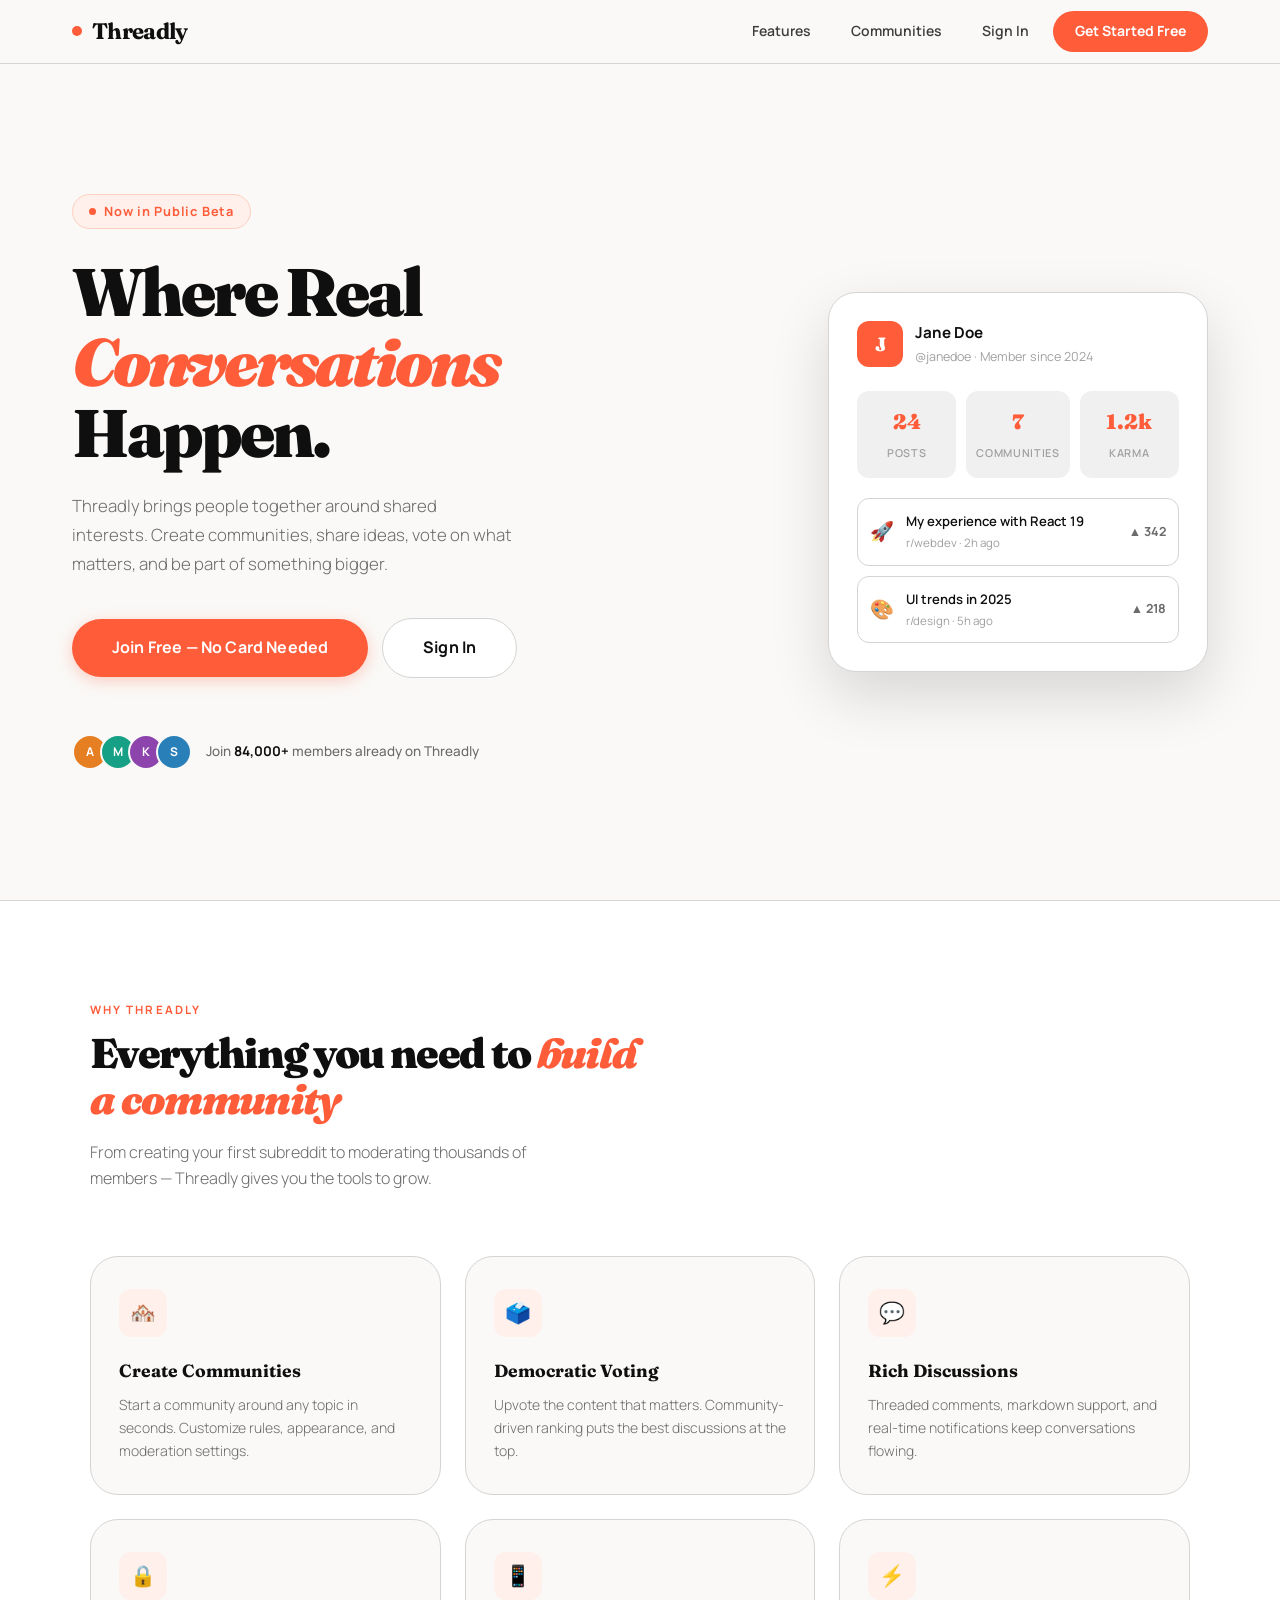
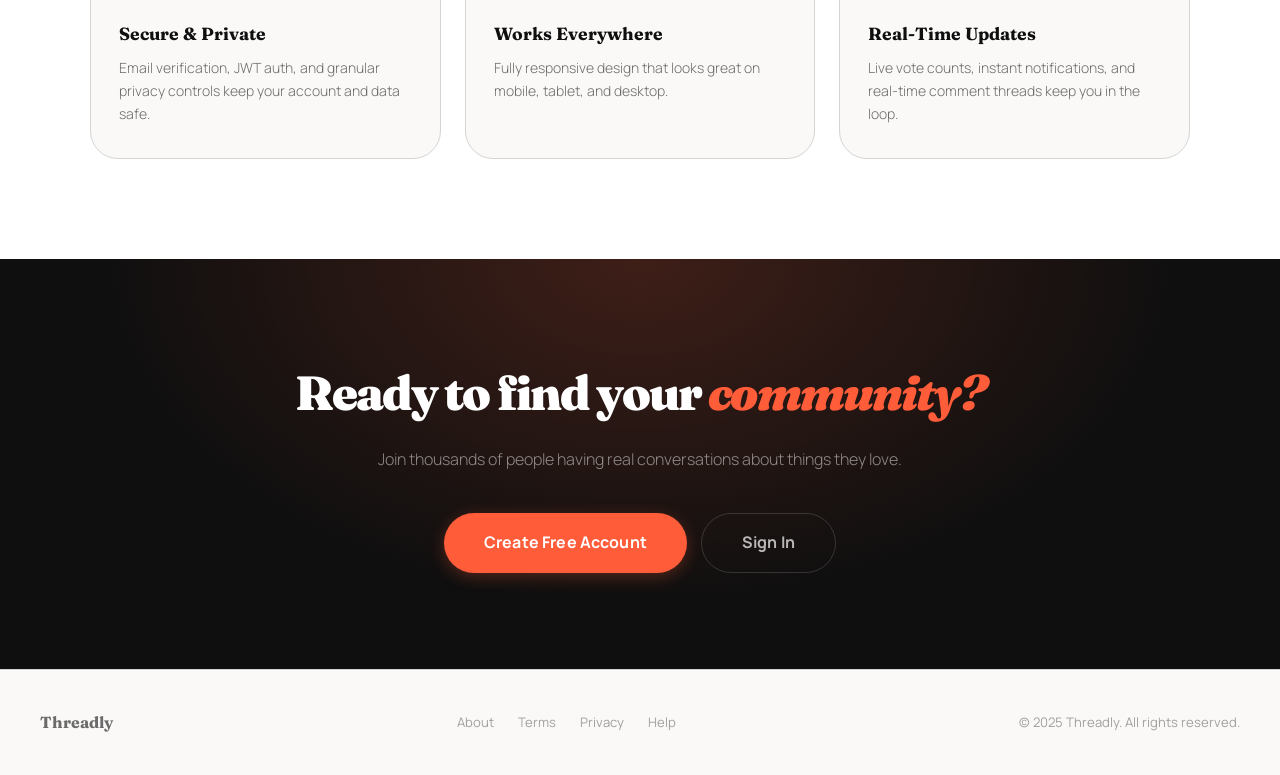
<file: index.html>
<!DOCTYPE html>
<html lang="en">
<head>
  <meta charset="UTF-8"/>
  <meta name="viewport" content="width=device-width, initial-scale=1.0"/>
  <title>Threadly – Find Your Community</title>
  <link rel="stylesheet" href="css/main.css"/>
  <style>
    /* ── LANDING PAGE STYLES ── */
    .hero {
      min-height: calc(100vh - 64px);
      display: flex; align-items: center;
      padding: 80px 32px;
      max-width: 1200px;
      margin: 0 auto;
      gap: 80px;
    }
    .hero-left  { flex: 1; }
    .hero-right { flex: 1; display: flex; justify-content: flex-end; }

    .hero-tag {
      display: inline-flex; align-items: center; gap: 8px;
      background: var(--coral-light); color: var(--coral);
      border: 1px solid var(--coral-mid);
      padding: 6px 16px; border-radius: var(--r-full);
      font-size: 0.8rem; font-weight: 700; letter-spacing: 0.06em;
      margin-bottom: 28px;
    }
    .hero-tag-dot { width: 7px; height: 7px; background: var(--coral); border-radius: 50%; }

    .hero-title {
      font-family: var(--font-head);
      font-size: 4.2rem; font-weight: 900;
      line-height: 1.05; letter-spacing: -0.045em;
      color: var(--black); margin-bottom: 24px;
    }
    .hero-title em { color: var(--coral); font-style: italic; }
    .hero-title span { display: block; }

    .hero-desc {
      font-size: 1.05rem; color: var(--grey-2);
      line-height: 1.7; max-width: 440px; margin-bottom: 40px; font-weight: 300;
    }

    .hero-cta { display: flex; align-items: center; gap: 14px; flex-wrap: wrap; margin-bottom: 56px; }

    .hero-social-proof { display: flex; align-items: center; gap: 14px; }
    .proof-avatars { display: flex; }
    .proof-avatar {
      width: 36px; height: 36px; border-radius: 50%;
      border: 2px solid var(--ivory);
      display: flex; align-items: center; justify-content: center;
      font-size: 0.75rem; font-weight: 700; color: white;
      margin-left: -8px;
    }
    .proof-avatar:first-child { margin-left: 0; }
    .proof-text { font-size: 0.84rem; color: var(--grey-2); font-weight: 500; }
    .proof-text strong { color: var(--black); }

    /* Hero visual card */
    .hero-card {
      background: var(--white);
      border: 1px solid var(--grey-4);
      border-radius: 28px;
      padding: 28px;
      width: 380px;
      box-shadow: var(--shadow-xl);
    }
    .hero-card-header { display: flex; align-items: center; gap: 12px; margin-bottom: 24px; }
    .hero-card-avatar {
      width: 46px; height: 46px; border-radius: var(--r-md);
      background: var(--coral); color: white;
      font-family: var(--font-head); font-size: 1.2rem; font-weight: 900;
      display: flex; align-items: center; justify-content: center;
    }
    .hero-card-name  { font-weight: 700; font-size: 0.95rem; }
    .hero-card-meta  { font-size: 0.78rem; color: var(--grey-3); margin-top: 2px; }
    .hero-card-stat-row { display: grid; grid-template-columns: repeat(3,1fr); gap: 10px; margin-bottom: 20px; }
    .hero-card-stat {
      background: var(--grey-5); border-radius: var(--r-md);
      padding: 14px 10px; text-align: center;
    }
    .hero-card-stat-n { font-family: var(--font-head); font-size: 1.3rem; font-weight: 900; color: var(--coral); display: block; }
    .hero-card-stat-l { font-size: 0.68rem; color: var(--grey-3); font-weight: 600; letter-spacing: 0.06em; text-transform: uppercase; }
    .hero-card-posts  { display: flex; flex-direction: column; gap: 10px; }
    .hero-card-post {
      display: flex; align-items: center; gap: 12px;
      padding: 12px; border: 1px solid var(--grey-4); border-radius: var(--r-md);
      cursor: pointer; transition: all 0.18s var(--ease);
    }
    .hero-card-post:hover { border-color: var(--coral-mid); background: var(--coral-light); }
    .hero-card-post-icon { font-size: 1.2rem; }
    .hero-card-post-title { font-size: 0.82rem; font-weight: 600; color: var(--black); }
    .hero-card-post-meta  { font-size: 0.72rem; color: var(--grey-3); margin-top: 2px; }
    .hero-card-post-votes { margin-left: auto; display: flex; align-items: center; gap: 4px; font-size: 0.78rem; font-weight: 700; color: var(--grey-2); }

    /* Feature section */
    .features { padding: 100px 32px; background: var(--white); border-top: 1px solid var(--grey-4); }
    .features-inner { max-width: 1100px; margin: 0 auto; }
    .section-eyebrow { font-size: 0.72rem; font-weight: 700; letter-spacing: 0.18em; color: var(--coral); text-transform: uppercase; margin-bottom: 12px; }
    .section-heading {
      font-family: var(--font-head); font-size: 2.6rem; font-weight: 900;
      color: var(--black); letter-spacing: -0.04em; margin-bottom: 16px; max-width: 560px; line-height: 1.1;
    }
    .section-heading em { color: var(--coral); font-style: italic; }
    .section-sub { color: var(--grey-2); font-size: 1rem; max-width: 500px; margin-bottom: 64px; line-height: 1.65; font-weight: 300; }
    .features-grid { display: grid; grid-template-columns: repeat(3,1fr); gap: 24px; }
    .feature-card {
      padding: 32px 28px; border: 1px solid var(--grey-4);
      border-radius: var(--r-xl); background: var(--ivory);
      transition: all 0.22s var(--ease);
    }
    .feature-card:hover { box-shadow: var(--shadow-md); transform: translateY(-3px); border-color: var(--grey-3); }
    .feature-icon {
      width: 48px; height: 48px; border-radius: var(--r-md);
      background: var(--coral-light); color: var(--coral);
      display: flex; align-items: center; justify-content: center;
      font-size: 1.3rem; margin-bottom: 20px;
    }
    .feature-title { font-family: var(--font-head); font-size: 1.1rem; font-weight: 700; color: var(--black); margin-bottom: 8px; }
    .feature-desc  { font-size: 0.875rem; color: var(--grey-2); line-height: 1.65; font-weight: 300; }

    /* CTA band */
    .cta-band {
      background: var(--black); padding: 96px 32px; text-align: center;
      position: relative; overflow: hidden;
    }
    .cta-band::before {
      content: ''; position: absolute; inset: 0;
      background: radial-gradient(ellipse at 50% 0%, rgba(255,92,58,0.2), transparent 60%);
      pointer-events: none;
    }
    .cta-band-title {
      font-family: var(--font-head); font-size: 3rem; font-weight: 900;
      color: white; letter-spacing: -0.04em; margin-bottom: 16px;
      position: relative; z-index: 1;
    }
    .cta-band-title em { color: var(--coral); font-style: italic; }
    .cta-band-sub {
      color: rgba(255,255,255,0.5); font-size: 1rem; margin-bottom: 40px;
      font-weight: 300; position: relative; z-index: 1;
    }
    .cta-band-btns { display: flex; gap: 14px; justify-content: center; position: relative; z-index: 1; }

    @media (max-width: 960px) {
      .hero { flex-direction: column; gap: 48px; padding: 60px 24px; }
      .hero-right { justify-content: center; }
      .hero-card  { width: 100%; max-width: 380px; }
      .hero-title { font-size: 3rem; }
      .features-grid { grid-template-columns: 1fr 1fr; }
    }
    @media (max-width: 640px) {
      .hero-title { font-size: 2.4rem; }
      .features-grid { grid-template-columns: 1fr; }
      .cta-band-title { font-size: 2rem; }
      .cta-band-btns  { flex-direction: column; align-items: center; }
    }
  </style>
</head>
<body>

<!-- NAV -->
<nav class="nav">
  <div class="nav-inner">
    <a href="index.html" class="nav-logo"><span class="nav-logo-dot"></span>Threadly</a>
    <div class="nav-links">
      <a href="#features" class="nav-link">Features</a>
      <a href="#communities" class="nav-link">Communities</a>
      <a href="login.html" class="nav-link">Sign In</a>
      <a href="register.html" class="nav-btn">Get Started Free</a>
    </div>
  </div>
</nav>

<div class="page-body">

  <!-- HERO -->
  <section>
    <div class="hero">
      <div class="hero-left">
        <div class="hero-tag"><span class="hero-tag-dot"></span> Now in Public Beta</div>
        <h1 class="hero-title">
          <span>Where Real</span>
          <span><em>Conversations</em></span>
          <span>Happen.</span>
        </h1>
        <p class="hero-desc">Threadly brings people together around shared interests. Create communities, share ideas, vote on what matters, and be part of something bigger.</p>
        <div class="hero-cta">
          <a href="register.html" class="btn btn-primary btn-lg">Join Free — No Card Needed</a>
          <a href="login.html"    class="btn btn-secondary btn-lg">Sign In</a>
        </div>
        <div class="hero-social-proof">
          <div class="proof-avatars">
            <div class="proof-avatar" style="background:#e67e22">A</div>
            <div class="proof-avatar" style="background:#16a085">M</div>
            <div class="proof-avatar" style="background:#8e44ad">K</div>
            <div class="proof-avatar" style="background:#2980b9">S</div>
          </div>
          <p class="proof-text">Join <strong>84,000+</strong> members already on Threadly</p>
        </div>
      </div>

      <div class="hero-right">
        <div class="hero-card">
          <div class="hero-card-header">
            <div class="hero-card-avatar">J</div>
            <div>
              <div class="hero-card-name">Jane Doe</div>
              <div class="hero-card-meta">@janedoe · Member since 2024</div>
            </div>
          </div>
          <div class="hero-card-stat-row">
            <div class="hero-card-stat"><span class="hero-card-stat-n">24</span><span class="hero-card-stat-l">Posts</span></div>
            <div class="hero-card-stat"><span class="hero-card-stat-n">7</span><span class="hero-card-stat-l">Communities</span></div>
            <div class="hero-card-stat"><span class="hero-card-stat-n">1.2k</span><span class="hero-card-stat-l">Karma</span></div>
          </div>
          <div class="hero-card-posts">
            <div class="hero-card-post">
              <span class="hero-card-post-icon">🚀</span>
              <div>
                <div class="hero-card-post-title">My experience with React 19</div>
                <div class="hero-card-post-meta">r/webdev · 2h ago</div>
              </div>
              <div class="hero-card-post-votes">▲ 342</div>
            </div>
            <div class="hero-card-post">
              <span class="hero-card-post-icon">🎨</span>
              <div>
                <div class="hero-card-post-title">UI trends in 2025</div>
                <div class="hero-card-post-meta">r/design · 5h ago</div>
              </div>
              <div class="hero-card-post-votes">▲ 218</div>
            </div>
          </div>
        </div>
      </div>
    </div>
  </section>

  <!-- FEATURES -->
  <section class="features" id="features">
    <div class="features-inner">
      <div class="section-eyebrow">Why Threadly</div>
      <h2 class="section-heading">Everything you need to <em>build a community</em></h2>
      <p class="section-sub">From creating your first subreddit to moderating thousands of members — Threadly gives you the tools to grow.</p>
      <div class="features-grid">
        <div class="feature-card">
          <div class="feature-icon">🏘️</div>
          <h3 class="feature-title">Create Communities</h3>
          <p class="feature-desc">Start a community around any topic in seconds. Customize rules, appearance, and moderation settings.</p>
        </div>
        <div class="feature-card">
          <div class="feature-icon">🗳️</div>
          <h3 class="feature-title">Democratic Voting</h3>
          <p class="feature-desc">Upvote the content that matters. Community-driven ranking puts the best discussions at the top.</p>
        </div>
        <div class="feature-card">
          <div class="feature-icon">💬</div>
          <h3 class="feature-title">Rich Discussions</h3>
          <p class="feature-desc">Threaded comments, markdown support, and real-time notifications keep conversations flowing.</p>
        </div>
        <div class="feature-card">
          <div class="feature-icon">🔒</div>
          <h3 class="feature-title">Secure & Private</h3>
          <p class="feature-desc">Email verification, JWT auth, and granular privacy controls keep your account and data safe.</p>
        </div>
        <div class="feature-card">
          <div class="feature-icon">📱</div>
          <h3 class="feature-title">Works Everywhere</h3>
          <p class="feature-desc">Fully responsive design that looks great on mobile, tablet, and desktop.</p>
        </div>
        <div class="feature-card">
          <div class="feature-icon">⚡</div>
          <h3 class="feature-title">Real-Time Updates</h3>
          <p class="feature-desc">Live vote counts, instant notifications, and real-time comment threads keep you in the loop.</p>
        </div>
      </div>
    </div>
  </section>

  <!-- CTA BAND -->
  <section class="cta-band">
    <h2 class="cta-band-title">Ready to find your <em>community?</em></h2>
    <p class="cta-band-sub">Join thousands of people having real conversations about things they love.</p>
    <div class="cta-band-btns">
      <a href="register.html" class="btn btn-primary btn-lg">Create Free Account</a>
      <a href="login.html"    class="btn btn-ghost btn-lg" style="color:rgba(255,255,255,0.7);border-color:rgba(255,255,255,0.15)">Sign In</a>
    </div>
  </section>

  <!-- FOOTER -->
  <footer class="footer">
    <div class="footer-inner">
      <span class="footer-logo">Threadly</span>
      <div class="footer-links">
        <a href="#">About</a>
        <a href="#">Terms</a>
        <a href="#">Privacy</a>
        <a href="#">Help</a>
      </div>
      <span>&copy; 2025 Threadly. All rights reserved.</span>
    </div>
  </footer>

</div>
<div class="toast-stack" id="toast-stack"></div>
<script src="js/storage.js"></script>
</body>
</html>
</file>
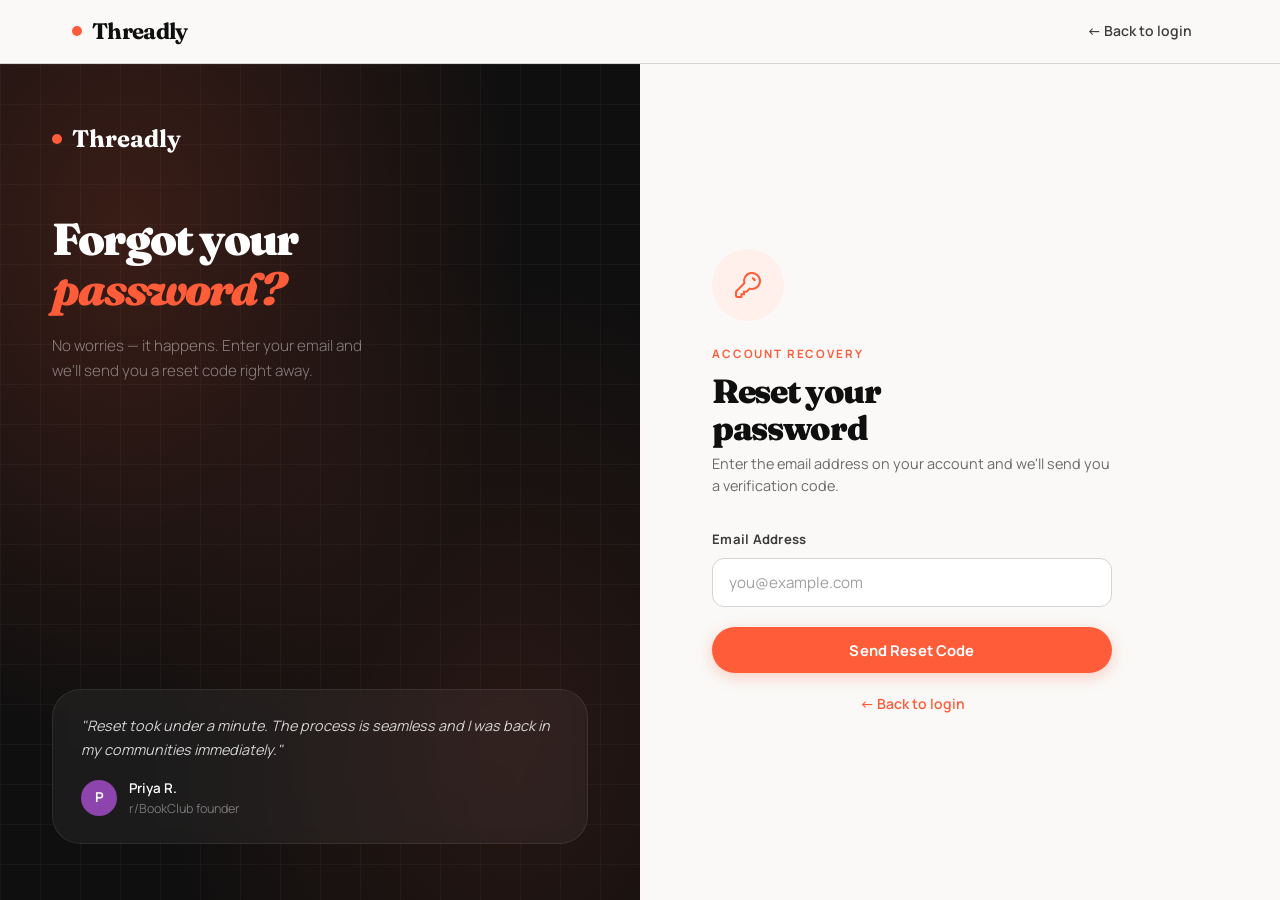
<file: forgot-password.html>
<!DOCTYPE html>
<html lang="en">
<head>
  <meta charset="UTF-8"/>
  <meta name="viewport" content="width=device-width, initial-scale=1.0"/>
  <title>Forgot Password – Threadly</title>
  <link rel="stylesheet" href="css/main.css"/>
  <link rel="stylesheet" href="css/auth.css"/>
</head>
<body>
<nav class="nav">
  <div class="nav-inner">
    <a href="index.html" class="nav-logo"><span class="nav-logo-dot"></span>Threadly</a>
    <div class="nav-links">
      <a href="login.html" class="nav-link">← Back to login</a>
    </div>
  </div>
</nav>

<div class="page-body">
<div class="auth-page">

  <div class="auth-panel-left">
    <div class="deco-grid"></div>
    <div class="auth-left-top">
      <div class="auth-left-logo"><span class="dot"></span>Threadly</div>
      <h2 class="auth-left-headline">Forgot your<br/><em>password?</em></h2>
      <p class="auth-left-sub">No worries — it happens. Enter your email and we'll send you a reset code right away.</p>
    </div>
    <div class="auth-left-bottom">
      <div class="auth-testimonial">
        <p class="auth-testimonial-text">"Reset took under a minute. The process is seamless and I was back in my communities immediately."</p>
        <div class="auth-testimonial-author">
          <div class="auth-testimonial-avatar" style="background:#8e44ad">P</div>
          <div>
            <div class="auth-testimonial-name">Priya R.</div>
            <div class="auth-testimonial-role">r/BookClub founder</div>
          </div>
        </div>
      </div>
    </div>
  </div>

  <div class="auth-panel-right">
    <div class="auth-form-wrap">
      <div class="otp-icon">
        <svg viewBox="0 0 24 24" fill="none" stroke="currentColor" stroke-width="1.5" width="32" height="32">
          <path d="M15 7a2 2 0 012 2m4 0a6 6 0 01-7.743 5.743L11 17H9v2H7v2H4a1 1 0 01-1-1v-2.586a1 1 0 01.293-.707l5.964-5.964A6 6 0 1121 9z"/>
        </svg>
      </div>

      <p class="auth-eyebrow">Account Recovery</p>
      <h1 class="auth-title">Reset your<br/>password</h1>
      <p class="auth-sub">Enter the email address on your account and we'll send you a verification code.</p>

      <div class="field">
        <label class="field-label" for="email">Email Address</label>
        <input class="field-input" type="email" id="email" placeholder="you@example.com" autocomplete="email"/>
        <span class="field-error" id="email-err"></span>
      </div>

      <button class="btn btn-primary btn-full" id="forgot-btn" type="button" onclick="doForgot()">
        <span class="lbl">Send Reset Code</span>
        <span class="spin btn-spinner hidden"></span>
      </button>

      <p class="auth-switch"><a href="login.html">← Back to login</a></p>
    </div>
  </div>

</div>
</div>

<div class="toast-stack" id="toast-stack"></div>
<script src="js/storage.js"></script>
<script>
  async function doForgot() {
    var email = (document.getElementById('email').value||'').trim();
    clearFEs('email-err');
    if (!validEmail(email)) { setFE('email-err','Enter a valid email address'); return; }

    setBusy('forgot-btn',true);
    try {
      if (USE_BACKEND) {
        await apiPost('/api/auth/forgot-password',{email});
        Store.saveReset({email});
      } else {
        await wait(500);
        var users = Store.getUsers();
        if (!users[email]) { setFE('email-err','No account found with this email'); return; }
        var otp = genOTP();
        Store.saveReset({email, otp});
        showToast('Reset code generated!','success');
      }
      window.location.href = 'reset-password.html';
    } catch(err) {
      setFE('email-err', err.message);
    } finally {
      setBusy('forgot-btn',false);
    }
  }

  document.addEventListener('DOMContentLoaded',function(){
    document.getElementById('email').addEventListener('keydown',function(e){ if(e.key==='Enter') doForgot(); });
  });
</script>
</body>
</html>
</file>
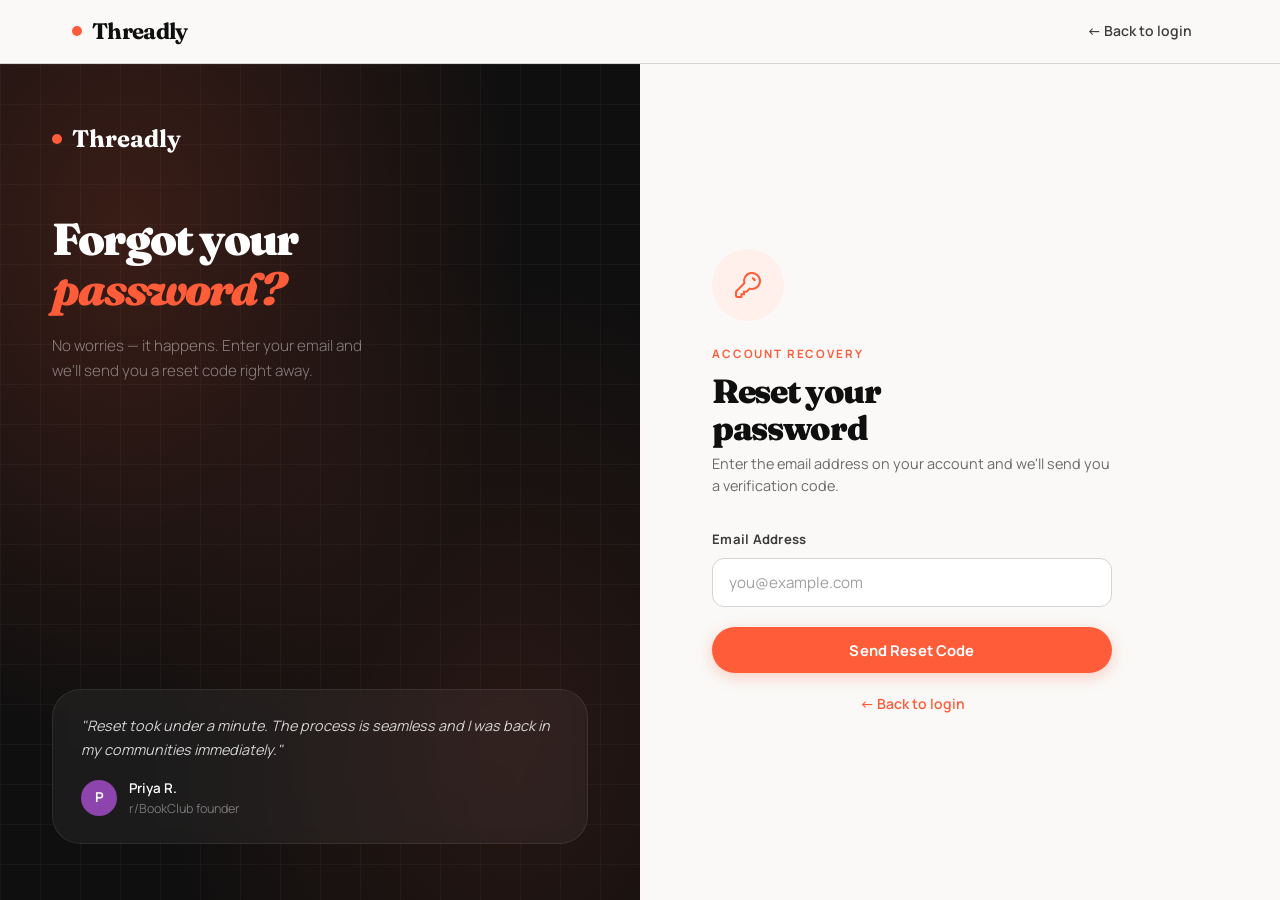
<file: reset-password.html>
<!DOCTYPE html>
<html lang="en">
<head>
  <meta charset="UTF-8"/>
  <meta name="viewport" content="width=device-width, initial-scale=1.0"/>
  <title>Reset Password – Threadly</title>
  <link rel="stylesheet" href="css/main.css"/>
  <link rel="stylesheet" href="css/auth.css"/>
</head>
<body>
<nav class="nav">
  <div class="nav-inner">
    <a href="index.html" class="nav-logo"><span class="nav-logo-dot"></span>Threadly</a>
    <div class="nav-links">
      <a href="forgot-password.html" class="nav-link">&#8592; Back</a>
    </div>
  </div>
</nav>

<div class="page-body">
<div class="auth-page">

  <div class="auth-panel-left">
    <div class="deco-grid"></div>
    <div class="auth-left-top">
      <div class="auth-left-logo"><span class="dot"></span>Threadly</div>
      <h2 class="auth-left-headline">Set a new<br/><em>password.</em></h2>
      <p class="auth-left-sub">Enter the code from your email, then choose a strong new password for your account.</p>
    </div>
    <div class="auth-left-bottom">
      <div class="auth-testimonial">
        <p class="auth-testimonial-text">"Security is clearly a priority here. The reset flow is fast and I felt my account was safe the whole time."</p>
        <div class="auth-testimonial-author">
          <div class="auth-testimonial-avatar" style="background:#e67e22">K</div>
          <div>
            <div class="auth-testimonial-name">Kiran D.</div>
            <div class="auth-testimonial-role">r/CyberSec contributor</div>
          </div>
        </div>
      </div>
    </div>
  </div>

  <div class="auth-panel-right">
    <div class="auth-form-wrap">
      <div class="otp-icon">
        <svg viewBox="0 0 24 24" fill="none" stroke="currentColor" stroke-width="1.5" width="32" height="32">
          <rect x="3" y="11" width="18" height="11" rx="2" ry="2"/>
          <path d="M7 11V7a5 5 0 0110 0v4"/>
        </svg>
      </div>

      <p class="auth-eyebrow">Password Reset</p>
      <h1 class="auth-title">Enter code &amp;<br/>new password</h1>
      <p class="otp-hint">Code sent to <strong id="email-display">your email</strong></p>

      <div class="demo-pill" id="demo-pill">
        <span class="demo-dot"></span>
        Demo mode &mdash; your code is: <strong id="demo-code">------</strong>
      </div>

      <div class="otp-row" style="margin-bottom:20px">
        <input type="text" inputmode="numeric" maxlength="1" class="otp-cell" id="r0" autocomplete="off"/>
        <input type="text" inputmode="numeric" maxlength="1" class="otp-cell" id="r1" autocomplete="off"/>
        <input type="text" inputmode="numeric" maxlength="1" class="otp-cell" id="r2" autocomplete="off"/>
        <span class="otp-dash">&#8211;</span>
        <input type="text" inputmode="numeric" maxlength="1" class="otp-cell" id="r3" autocomplete="off"/>
        <input type="text" inputmode="numeric" maxlength="1" class="otp-cell" id="r4" autocomplete="off"/>
        <input type="text" inputmode="numeric" maxlength="1" class="otp-cell" id="r5" autocomplete="off"/>
      </div>
      <span class="field-error" id="otp-err" style="text-align:center;display:block;margin-bottom:12px"></span>

      <div class="field">
        <label class="field-label" for="pw">New Password</label>
        <div class="input-wrap">
          <input class="field-input" type="password" id="pw" placeholder="Min 8 characters" autocomplete="new-password"/>
          <button class="input-eye" type="button" onclick="togglePw('pw',this)">
            <svg viewBox="0 0 24 24" fill="none" stroke="currentColor" stroke-width="2" width="18" height="18"><path d="M1 12s4-8 11-8 11 8 11 8-4 8-11 8-11-8-11-8z"/><circle cx="12" cy="12" r="3"/></svg>
          </button>
        </div>
        <div class="pw-track"><div class="pw-fill" id="pw-bar"></div></div>
        <span class="pw-label" id="pw-lbl"></span>
        <span class="field-error" id="pw-err"></span>
      </div>

      <div class="field">
        <label class="field-label" for="cpw">Confirm New Password</label>
        <div class="input-wrap">
          <input class="field-input" type="password" id="cpw" placeholder="Repeat password" autocomplete="new-password"/>
          <button class="input-eye" type="button" onclick="togglePw('cpw',this)">
            <svg viewBox="0 0 24 24" fill="none" stroke="currentColor" stroke-width="2" width="18" height="18"><path d="M1 12s4-8 11-8 11 8 11 8-4 8-11 8-11-8-11-8z"/><circle cx="12" cy="12" r="3"/></svg>
          </button>
        </div>
        <span class="field-error" id="cpw-err"></span>
      </div>

      <button class="btn btn-primary btn-full" id="reset-btn" type="button" onclick="doReset()">
        <span class="lbl">Reset Password</span>
        <span class="spin btn-spinner hidden"></span>
      </button>

      <p class="auth-switch"><a href="forgot-password.html">&#8592; Back</a></p>
    </div>
  </div>

</div>
</div>

<div class="toast-stack" id="toast-stack"></div>
<script src="js/storage.js"></script>
<script>
  var OTP_IDS = ['r0','r1','r2','r3','r4','r5'];

  document.addEventListener('DOMContentLoaded', function() {
    var r = Store.getReset();
    if (!r) { window.location.href = 'forgot-password.html'; return; }
    document.getElementById('email-display').textContent = r.email;
    if (!USE_BACKEND && r.otp) {
      document.getElementById('demo-code').textContent   = r.otp;
      document.getElementById('demo-pill').style.display = 'flex';
    }
    setupOTP(OTP_IDS);
    initPwStrength('pw', 'pw-bar', 'pw-lbl');
    document.getElementById('r0').focus();
  });

  async function doReset() {
    var otp = getOTPValue(OTP_IDS);
    var pw  = document.getElementById('pw').value  || '';
    var cpw = document.getElementById('cpw').value || '';
    clearFEs('otp-err', 'pw-err', 'cpw-err');

    var ok = true;
    if (otp.length < 6) { setFE('otp-err', 'Enter all 6 digits');     ok = false; }
    if (pw.length < 8)  { setFE('pw-err',  'Min 8 characters');        ok = false; }
    if (pw !== cpw)      { setFE('cpw-err', 'Passwords do not match'); ok = false; }
    if (!ok) return;

    setBusy('reset-btn', true);
    try {
      if (USE_BACKEND) {
        var r = Store.getReset();
        await apiPost('/api/auth/reset-password', { email: r.email, otp: otp, newPassword: pw });
        Store.clearReset();
      } else {
        await wait(500);
        var r = Store.getReset();
        if (!r)            { setFE('otp-err', 'Session expired — try again'); return; }
        if (otp !== r.otp) { setFE('otp-err', 'Incorrect code');              return; }
        var users = Store.getUsers();
        if (!users[r.email]) { setFE('otp-err', 'Account not found'); return; }
        users[r.email].pwh = hashPw(pw);
        Store.saveUsers(users);
        Store.clearReset();
      }
      showToast('Password reset! Please sign in.', 'success');
      setTimeout(function() { window.location.href = 'login.html'; }, 1000);
    } catch(err) {
      setFE('otp-err', err.message);
    } finally {
      setBusy('reset-btn', false);
    }
  }
</script>
</body>
</html>
</file>
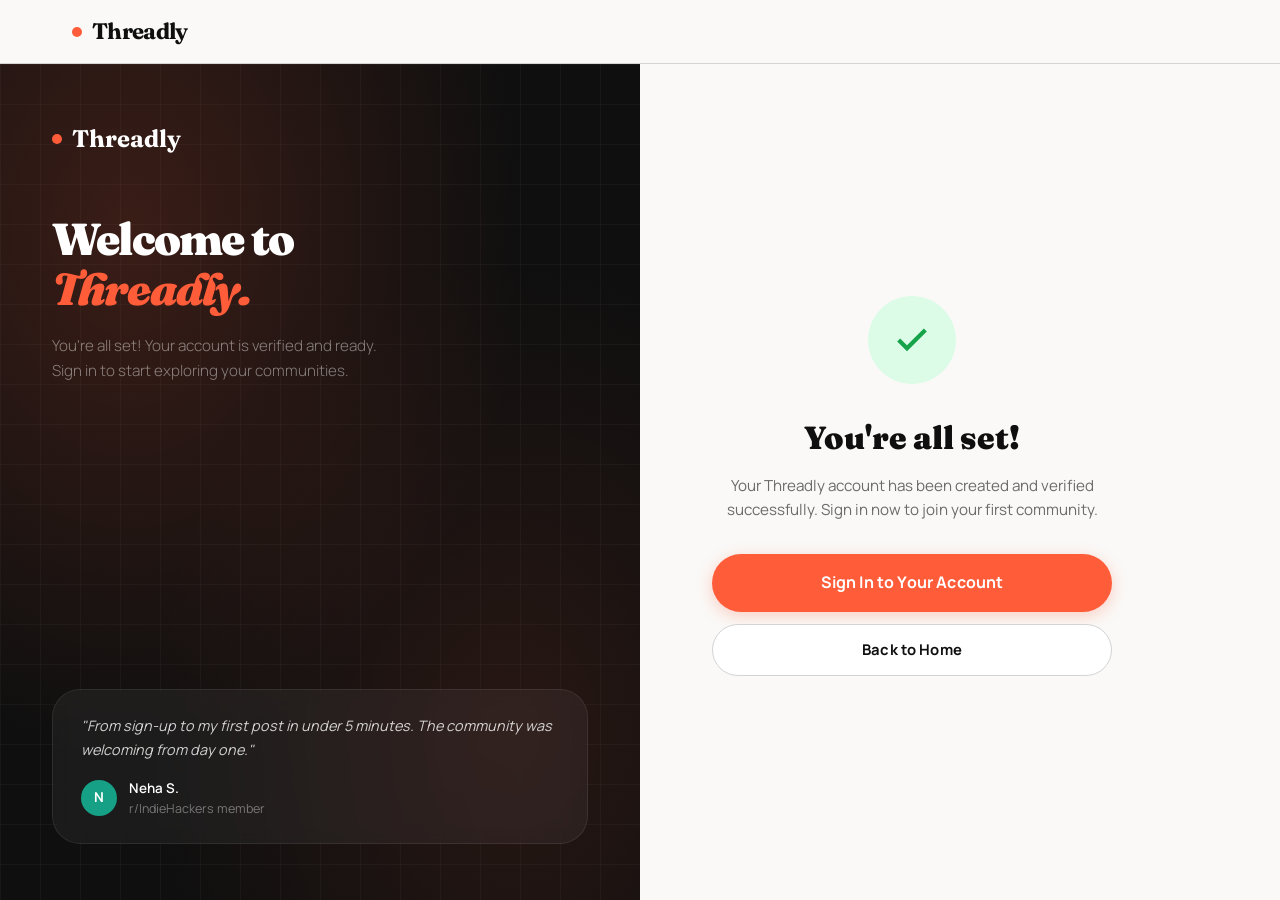
<file: success.html>
<!DOCTYPE html>
<html lang="en">
<head>
  <meta charset="UTF-8"/>
  <meta name="viewport" content="width=device-width, initial-scale=1.0"/>
  <title>Account Created – Threadly</title>
  <link rel="stylesheet" href="css/main.css"/>
  <link rel="stylesheet" href="css/auth.css"/>
</head>
<body>
<nav class="nav">
  <div class="nav-inner">
    <a href="index.html" class="nav-logo"><span class="nav-logo-dot"></span>Threadly</a>
  </div>
</nav>

<div class="page-body">
<div class="auth-page">

  <div class="auth-panel-left">
    <div class="deco-grid"></div>
    <div class="auth-left-top">
      <div class="auth-left-logo"><span class="dot"></span>Threadly</div>
      <h2 class="auth-left-headline">Welcome to<br/><em>Threadly.</em></h2>
      <p class="auth-left-sub">You're all set! Your account is verified and ready. Sign in to start exploring your communities.</p>
    </div>
    <div class="auth-left-bottom">
      <div class="auth-testimonial">
        <p class="auth-testimonial-text">"From sign-up to my first post in under 5 minutes. The community was welcoming from day one."</p>
        <div class="auth-testimonial-author">
          <div class="auth-testimonial-avatar" style="background:#16a085">N</div>
          <div>
            <div class="auth-testimonial-name">Neha S.</div>
            <div class="auth-testimonial-role">r/IndieHackers member</div>
          </div>
        </div>
      </div>
    </div>
  </div>

  <div class="auth-panel-right">
    <div class="auth-form-wrap">
      <div class="success-card">
        <div class="success-icon">
          <svg viewBox="0 0 24 24" fill="none" stroke="currentColor" stroke-width="2.5" width="40" height="40">
            <polyline points="20 6 9 17 4 12"/>
          </svg>
        </div>
        <h1 class="success-title">You're all set!</h1>
        <p class="success-msg">Your Threadly account has been created and verified successfully. Sign in now to join your first community.</p>

        <div style="display:flex;flex-direction:column;gap:12px;width:100%">
          <a href="login.html" class="btn btn-primary btn-full btn-lg">Sign In to Your Account</a>
          <a href="index.html" class="btn btn-secondary btn-full">Back to Home</a>
        </div>
      </div>
    </div>
  </div>

</div>
</div>

<div class="toast-stack" id="toast-stack"></div>
<script src="js/storage.js"></script>
</body>
</html>
</file>
<file: css/main.css>
/* ═══════════════════════════════════════════
   THREADLY — main.css  (shared across all pages)
   Aesthetic: Clean Editorial · Coral + Ivory
   Fonts: Clash Display + Satoshi
   ═══════════════════════════════════════════ */

@import url('https://fonts.googleapis.com/css2?family=Manrope:wght@300;400;500;600;700;800&family=Fraunces:ital,wght@0,700;0,900;1,700&display=swap');

:root {
  --coral:       #ff5c3a;
  --coral-dark:  #d94520;
  --coral-light: #fff0ec;
  --coral-mid:   #ffcfbf;
  --black:       #0f0f0f;
  --ink:         #1a1a2e;
  --grey-1:      #3d3d3d;
  --grey-2:      #6b6b6b;
  --grey-3:      #a0a0a0;
  --grey-4:      #d4d4d4;
  --grey-5:      #f0f0f0;
  --white:       #ffffff;
  --ivory:       #faf9f7;
  --success:     #16a34a;
  --error:       #dc2626;
  --warn-bg:     #fffbeb;
  --warn-border: #fde68a;
  --warn-text:   #92400e;

  --font-head: 'Fraunces', Georgia, serif;
  --font-body: 'Manrope', sans-serif;

  --shadow-sm: 0 1px 3px rgba(0,0,0,0.08);
  --shadow-md: 0 4px 16px rgba(0,0,0,0.10);
  --shadow-lg: 0 12px 40px rgba(0,0,0,0.12);
  --shadow-xl: 0 24px 60px rgba(0,0,0,0.14);

  --ease: cubic-bezier(0.4,0,0.2,1);
  --spring: cubic-bezier(0.34,1.56,0.64,1);

  --r-sm:   6px;
  --r-md:   12px;
  --r-lg:   18px;
  --r-xl:   28px;
  --r-full: 9999px;
}

/* ── RESET ─────────────────────────────────── */
*, *::before, *::after { box-sizing: border-box; margin: 0; padding: 0; }
html { font-size: 16px; scroll-behavior: smooth; }
body {
  font-family: var(--font-body);
  background: var(--ivory);
  color: var(--black);
  -webkit-font-smoothing: antialiased;
  min-height: 100vh;
  line-height: 1.6;
}
a    { color: inherit; text-decoration: none; }
img  { max-width: 100%; display: block; }
button { font-family: var(--font-body); cursor: pointer; }
input, textarea, select { font-family: var(--font-body); }

/* ── GLOBAL NAV ─────────────────────────────── */
.nav {
  position: fixed;
  top: 0; left: 0; right: 0;
  z-index: 100;
  background: rgba(250,249,247,0.88);
  backdrop-filter: blur(14px);
  border-bottom: 1px solid var(--grey-4);
  height: 64px;
  display: flex;
  align-items: center;
}
.nav-inner {
  width: 100%;
  max-width: 1200px;
  margin: 0 auto;
  padding: 0 32px;
  display: flex;
  align-items: center;
  justify-content: space-between;
}
.nav-logo {
  display: flex;
  align-items: center;
  gap: 10px;
  font-family: var(--font-head);
  font-size: 1.4rem;
  font-weight: 700;
  color: var(--black);
  letter-spacing: -0.03em;
}
.nav-logo-dot {
  width: 10px; height: 10px;
  background: var(--coral);
  border-radius: 50%;
  flex-shrink: 0;
}
.nav-links { display: flex; align-items: center; gap: 8px; }
.nav-link {
  padding: 8px 16px;
  font-size: 0.875rem;
  font-weight: 600;
  color: var(--grey-1);
  border-radius: var(--r-full);
  transition: all 0.2s var(--ease);
  border: none;
  background: none;
  text-decoration: none;
  display: inline-block;
}
.nav-link:hover { color: var(--black); background: var(--grey-5); }
.nav-link.active { color: var(--coral); }
.nav-btn {
  padding: 9px 22px;
  background: var(--coral);
  color: var(--white);
  border: none;
  border-radius: var(--r-full);
  font-size: 0.875rem;
  font-weight: 700;
  transition: all 0.2s var(--ease);
  text-decoration: none;
  display: inline-block;
}
.nav-btn:hover { background: var(--coral-dark); transform: translateY(-1px); box-shadow: 0 4px 14px rgba(255,92,58,0.35); }

/* ── PAGE WRAPPER (with nav offset) ──────────── */
.page-body { padding-top: 64px; }

/* ── FOOTER ─────────────────────────────────── */
.footer {
  border-top: 1px solid var(--grey-4);
  padding: 40px 32px;
  text-align: center;
  color: var(--grey-3);
  font-size: 0.82rem;
}
.footer-inner {
  max-width: 1200px;
  margin: 0 auto;
  display: flex;
  align-items: center;
  justify-content: space-between;
  flex-wrap: wrap;
  gap: 12px;
}
.footer-logo { font-family: var(--font-head); font-weight: 700; color: var(--grey-2); font-size: 1rem; }
.footer-links { display: flex; gap: 24px; }
.footer-links a { color: var(--grey-3); font-size: 0.82rem; transition: color 0.2s; }
.footer-links a:hover { color: var(--coral); }

/* ── BUTTONS ─────────────────────────────────── */
.btn {
  display: inline-flex;
  align-items: center;
  justify-content: center;
  gap: 8px;
  padding: 13px 28px;
  font-size: 0.925rem;
  font-weight: 700;
  border-radius: var(--r-full);
  border: none;
  transition: all 0.22s var(--ease);
  cursor: pointer;
  text-decoration: none;
  letter-spacing: 0.01em;
  white-space: nowrap;
}
.btn-primary {
  background: var(--coral);
  color: var(--white);
  box-shadow: 0 4px 16px rgba(255,92,58,0.28);
}
.btn-primary:hover { background: var(--coral-dark); transform: translateY(-2px); box-shadow: 0 8px 28px rgba(255,92,58,0.38); }
.btn-primary:active { transform: translateY(0); }
.btn-secondary {
  background: var(--white);
  color: var(--black);
  border: 1.5px solid var(--grey-4);
}
.btn-secondary:hover { border-color: var(--black); background: var(--grey-5); }
.btn-ghost {
  background: transparent;
  color: var(--grey-1);
  border: 1.5px solid var(--grey-4);
}
.btn-ghost:hover { background: var(--grey-5); border-color: var(--grey-3); }
.btn-full { width: 100%; }
.btn-sm   { padding: 9px 20px; font-size: 0.83rem; }
.btn-lg   { padding: 16px 40px; font-size: 1rem; }
.btn:disabled { opacity: 0.55; cursor: not-allowed; transform: none !important; box-shadow: none !important; }

/* Spinner inside button */
.btn-spinner {
  display: inline-block;
  width: 16px; height: 16px;
  border: 2px solid rgba(255,255,255,0.4);
  border-top-color: white;
  border-radius: 50%;
  animation: spin 0.65s linear infinite;
}
.btn-spinner.dark { border-color: rgba(0,0,0,0.2); border-top-color: var(--black); }
@keyframes spin { to { transform: rotate(360deg); } }

/* ── FORM ELEMENTS ───────────────────────────── */
.field { margin-bottom: 20px; }
.field-label {
  display: block;
  font-size: 0.82rem;
  font-weight: 700;
  color: var(--grey-1);
  margin-bottom: 8px;
  letter-spacing: 0.02em;
}
.field-input {
  width: 100%;
  padding: 13px 16px;
  border: 1.5px solid var(--grey-4);
  border-radius: var(--r-md);
  background: var(--white);
  color: var(--black);
  font-size: 0.95rem;
  font-weight: 400;
  transition: all 0.2s var(--ease);
  outline: none;
}
.field-input:hover  { border-color: var(--grey-3); }
.field-input:focus  { border-color: var(--coral); box-shadow: 0 0 0 3px rgba(255,92,58,0.12); }
.field-input::placeholder { color: var(--grey-3); }
.field-input.error  { border-color: var(--error); box-shadow: 0 0 0 3px rgba(220,38,38,0.1); }

.input-wrap { position: relative; }
.input-wrap .field-input { padding-right: 48px; }
.input-eye {
  position: absolute;
  right: 14px; top: 50%;
  transform: translateY(-50%);
  background: none;
  border: none;
  color: var(--grey-3);
  cursor: pointer;
  padding: 4px;
  transition: color 0.2s;
  display: flex; align-items: center;
}
.input-eye:hover { color: var(--grey-1); }
.input-prefix-wrap { position: relative; }
.input-prefix {
  position: absolute; left: 14px; top: 50%;
  transform: translateY(-50%);
  color: var(--grey-3); font-size: 0.95rem; pointer-events: none;
}
.field-input.prefixed { padding-left: 28px; }

.field-error {
  display: none;
  font-size: 0.78rem;
  color: var(--error);
  font-weight: 500;
  margin-top: 5px;
}
.field-hint {
  font-size: 0.78rem;
  color: var(--grey-3);
  margin-top: 5px;
}

/* Two-col fields */
.fields-row { display: grid; grid-template-columns: 1fr 1fr; gap: 16px; }

/* Password strength */
.pw-track { height: 3px; background: var(--grey-4); border-radius: var(--r-full); margin-top: 8px; overflow: hidden; }
.pw-fill  { height: 100%; width: 0; border-radius: var(--r-full); transition: width 0.35s var(--ease), background 0.35s; }
.pw-label { display: block; font-size: 0.73rem; font-weight: 600; margin-top: 4px; }

/* Checkbox */
.check-row { display: flex; align-items: flex-start; gap: 10px; cursor: pointer; }
.check-row input[type=checkbox] { display: none; }
.check-box {
  width: 20px; height: 20px; flex-shrink: 0;
  border: 1.5px solid var(--grey-4);
  border-radius: 5px;
  background: var(--white);
  margin-top: 1px;
  transition: all 0.2s var(--ease);
  position: relative;
}
.check-row input:checked ~ .check-box { background: var(--coral); border-color: var(--coral); }
.check-row input:checked ~ .check-box::after {
  content: '';
  position: absolute; top: 3px; left: 6px;
  width: 5px; height: 9px;
  border: 2px solid white; border-top: none; border-left: none;
  transform: rotate(45deg);
}
.check-txt { font-size: 0.875rem; color: var(--grey-1); line-height: 1.45; }

/* ── DEMO PILL ────────────────────────────────── */
.demo-pill {
  display: none;
  align-items: center;
  gap: 10px;
  background: var(--warn-bg);
  border: 1px solid var(--warn-border);
  border-radius: var(--r-md);
  padding: 12px 16px;
  font-size: 0.85rem;
  color: var(--warn-text);
  font-weight: 500;
  margin-bottom: 20px;
}
.demo-pill strong { font-size: 1.05rem; letter-spacing: 3px; font-family: var(--font-head); color: #b45309; }
.demo-dot {
  width: 8px; height: 8px; border-radius: 50%;
  background: #f59e0b; flex-shrink: 0;
  animation: pulse 1.4s ease-in-out infinite;
  box-shadow: 0 0 6px rgba(245,158,11,0.5);
}
@keyframes pulse { 0%,100%{opacity:1;} 50%{opacity:0.3;} }

/* ── OTP CELLS ────────────────────────────────── */
.otp-row {
  display: flex; align-items: center; justify-content: center;
  gap: 10px; margin: 8px 0 6px;
}
.otp-dash { color: var(--grey-3); font-size: 1.2rem; }
.otp-cell {
  width: 56px; height: 62px;
  border: 1.5px solid var(--grey-4);
  border-radius: var(--r-md);
  background: var(--white);
  color: var(--black);
  font-family: var(--font-head);
  font-size: 1.6rem; font-weight: 700;
  text-align: center;
  outline: none;
  transition: all 0.2s var(--ease);
  caret-color: var(--coral);
}
.otp-cell:focus { border-color: var(--coral); box-shadow: 0 0 0 3px rgba(255,92,58,0.12); transform: scale(1.05); }
.otp-cell.filled { border-color: var(--coral); color: var(--coral); }

/* ── DIVIDER ─────────────────────────────────── */
.or-divider {
  display: flex; align-items: center; gap: 12px;
  color: var(--grey-3); font-size: 0.78rem; font-weight: 600;
  letter-spacing: 0.08em; text-transform: uppercase; margin: 20px 0;
}
.or-divider::before, .or-divider::after { content:''; flex:1; height:1px; background: var(--grey-4); }

/* ── TOAST ───────────────────────────────────── */
.toast-stack {
  position: fixed; bottom: 24px; right: 24px;
  z-index: 999; display: flex; flex-direction: column; gap: 8px;
  pointer-events: none;
}
.toast {
  padding: 13px 20px;
  border-radius: var(--r-lg);
  font-size: 0.875rem; font-weight: 600;
  box-shadow: var(--shadow-lg);
  transform: translateX(120%); opacity: 0;
  transition: all 0.35s var(--spring);
  pointer-events: all; max-width: 320px;
  display: flex; align-items: center; gap: 10px;
}
.toast.show { transform: translateX(0); opacity: 1; }
.toast.success { background: var(--success); color: white; }
.toast.error   { background: var(--error);   color: white; }
.toast.info    { background: var(--black);    color: white; }
.toast.warn    { background: #f59e0b;         color: white; }

/* ── UTILITIES ───────────────────────────────── */
.hidden   { display: none !important; }
.text-center { text-align: center; }
.text-coral  { color: var(--coral); }
.text-grey   { color: var(--grey-2); }
.mt-sm { margin-top: 8px; }
.mt-md { margin-top: 16px; }
.mt-lg { margin-top: 28px; }

/* ── RESPONSIVE ──────────────────────────────── */
@media (max-width: 640px) {
  .nav-inner   { padding: 0 20px; }
  .fields-row  { grid-template-columns: 1fr; }
  .otp-cell    { width: 46px; height: 52px; font-size: 1.3rem; }
  .footer-inner { flex-direction: column; align-items: center; }
}
</file>
<file: css/auth.css>
/* ═══════════════════════════════════════════
   THREADLY — auth.css
   Styles for: login, register, otp,
               forgot-password, reset-password
   ═══════════════════════════════════════════ */

/* ── AUTH LAYOUT ─────────────────────────────── */
.auth-page {
  min-height: calc(100vh - 64px);
  display: grid;
  grid-template-columns: 1fr 1fr;
}

/* Left panel — decorative */
.auth-panel-left {
  background: var(--black);
  display: flex;
  flex-direction: column;
  justify-content: space-between;
  padding: 56px 52px;
  position: relative;
  overflow: hidden;
}
.auth-panel-left::after {
  content: '';
  position: absolute;
  inset: 0;
  background:
    radial-gradient(ellipse at 20% 20%, rgba(255,92,58,0.18) 0%, transparent 55%),
    radial-gradient(ellipse at 80% 80%, rgba(255,92,58,0.10) 0%, transparent 50%);
  pointer-events: none;
}
.auth-panel-left .deco-grid {
  position: absolute;
  inset: 0;
  background-image:
    linear-gradient(rgba(255,255,255,0.03) 1px, transparent 1px),
    linear-gradient(90deg, rgba(255,255,255,0.03) 1px, transparent 1px);
  background-size: 40px 40px;
}

.auth-left-top { position: relative; z-index: 1; }
.auth-left-logo {
  display: flex; align-items: center; gap: 10px;
  font-family: var(--font-head);
  font-size: 1.5rem; font-weight: 700;
  color: var(--white); margin-bottom: 56px;
}
.auth-left-logo .dot { width: 10px; height: 10px; background: var(--coral); border-radius: 50%; flex-shrink: 0; }

.auth-left-headline {
  font-family: var(--font-head);
  font-size: 2.8rem;
  font-weight: 900;
  line-height: 1.1;
  letter-spacing: -0.04em;
  color: var(--white);
  margin-bottom: 20px;
}
.auth-left-headline em { color: var(--coral); font-style: italic; }
.auth-left-sub {
  color: rgba(255,255,255,0.45);
  font-size: 0.95rem;
  line-height: 1.65;
  font-weight: 300;
  max-width: 340px;
}

.auth-left-bottom { position: relative; z-index: 1; }
.auth-testimonial {
  background: rgba(255,255,255,0.05);
  border: 1px solid rgba(255,255,255,0.08);
  border-radius: var(--r-xl);
  padding: 24px 28px;
  backdrop-filter: blur(8px);
}
.auth-testimonial-text {
  color: rgba(255,255,255,0.8);
  font-size: 0.9rem;
  line-height: 1.65;
  font-style: italic;
  margin-bottom: 16px;
}
.auth-testimonial-author {
  display: flex; align-items: center; gap: 12px;
}
.auth-testimonial-avatar {
  width: 36px; height: 36px; border-radius: 50%;
  background: var(--coral);
  color: white; font-weight: 700; font-size: 0.85rem;
  display: flex; align-items: center; justify-content: center;
  flex-shrink: 0;
}
.auth-testimonial-name  { color: white;                  font-size: 0.84rem; font-weight: 600; }
.auth-testimonial-role  { color: rgba(255,255,255,0.4);  font-size: 0.78rem; }

/* Right panel — form */
.auth-panel-right {
  display: flex;
  flex-direction: column;
  justify-content: center;
  padding: 56px 72px;
  background: var(--ivory);
  overflow-y: auto;
}

.auth-form-wrap { max-width: 400px; width: 100%; }

.auth-eyebrow {
  font-size: 0.72rem; font-weight: 700; letter-spacing: 0.16em;
  text-transform: uppercase; color: var(--coral); margin-bottom: 10px;
}
.auth-title {
  font-family: var(--font-head);
  font-size: 2.1rem; font-weight: 900;
  color: var(--black); letter-spacing: -0.04em;
  line-height: 1.1; margin-bottom: 6px;
}
.auth-sub {
  color: var(--grey-2); font-size: 0.9rem;
  margin-bottom: 32px; line-height: 1.5;
}
.auth-sub a { color: var(--coral); font-weight: 600; }
.auth-sub a:hover { text-decoration: underline; }

/* Google button */
.google-btn {
  display: flex; align-items: center; justify-content: center; gap: 10px;
  width: 100%; padding: 13px 20px;
  background: var(--white); color: var(--black);
  border: 1.5px solid var(--grey-4);
  border-radius: var(--r-full);
  font-size: 0.9rem; font-weight: 600;
  cursor: pointer; transition: all 0.22s var(--ease);
  margin-bottom: 4px;
}
.google-btn:hover { border-color: var(--grey-3); box-shadow: var(--shadow-md); transform: translateY(-1px); }

/* Terms row */
.terms-row { margin-bottom: 8px; }

/* Switch line */
.auth-switch {
  text-align: center; font-size: 0.875rem;
  color: var(--grey-2); margin-top: 20px;
}
.auth-switch a { color: var(--coral); font-weight: 600; }
.auth-switch a:hover { text-decoration: underline; }

/* Forgot link */
.forgot-link {
  font-size: 0.8rem; font-weight: 600;
  color: var(--grey-2); float: right; margin-top: -4px;
  transition: color 0.2s;
}
.forgot-link:hover { color: var(--coral); }
.clearfix::after { content: ''; display: table; clear: both; }

/* ── OTP PAGE SPECIFIC ───────────────────────── */
.otp-icon {
  width: 72px; height: 72px; border-radius: 50%;
  background: var(--coral-light);
  display: flex; align-items: center; justify-content: center;
  margin-bottom: 24px;
  animation: iconBounce 0.5s var(--spring);
}
@keyframes iconBounce {
  from { transform: scale(0.4); opacity: 0; }
  to   { transform: scale(1);   opacity: 1; }
}
.otp-icon svg { color: var(--coral); }

.otp-hint {
  font-size: 0.875rem; color: var(--grey-2);
  margin-bottom: 24px; line-height: 1.55;
}
.otp-hint strong { color: var(--black); font-weight: 700; }

.timer-line {
  text-align: center; font-size: 0.84rem;
  color: var(--grey-3); margin: 10px 0 6px;
}
.timer-line strong { color: var(--coral); }

/* ── SUCCESS CARD (on success page) ─────────── */
.success-card {
  text-align: center; padding: 20px 0 12px;
}
.success-icon {
  width: 88px; height: 88px; border-radius: 50%;
  background: #dcfce7;
  display: flex; align-items: center; justify-content: center;
  margin: 0 auto 28px;
  animation: successPop 0.6s var(--spring);
}
@keyframes successPop {
  0%  { transform: scale(0.2) rotate(-20deg); opacity: 0; }
  70% { transform: scale(1.08) rotate(4deg); }
  100%{ transform: scale(1) rotate(0); opacity: 1; }
}
.success-icon svg { color: var(--success); }
.success-title {
  font-family: var(--font-head);
  font-size: 2rem; font-weight: 900;
  color: var(--black); margin-bottom: 10px;
}
.success-msg { color: var(--grey-2); font-size: 0.95rem; line-height: 1.6; margin-bottom: 32px; }

/* ── RESPONSIVE ──────────────────────────────── */
@media (max-width: 900px) {
  .auth-page          { grid-template-columns: 1fr; }
  .auth-panel-left    { display: none; }
  .auth-panel-right   { padding: 48px 32px; justify-content: flex-start; padding-top: 40px; }
  .auth-form-wrap     { max-width: 100%; }
}
@media (max-width: 520px) {
  .auth-panel-right { padding: 32px 20px; }
  .auth-title       { font-size: 1.7rem; }
}
</file>
